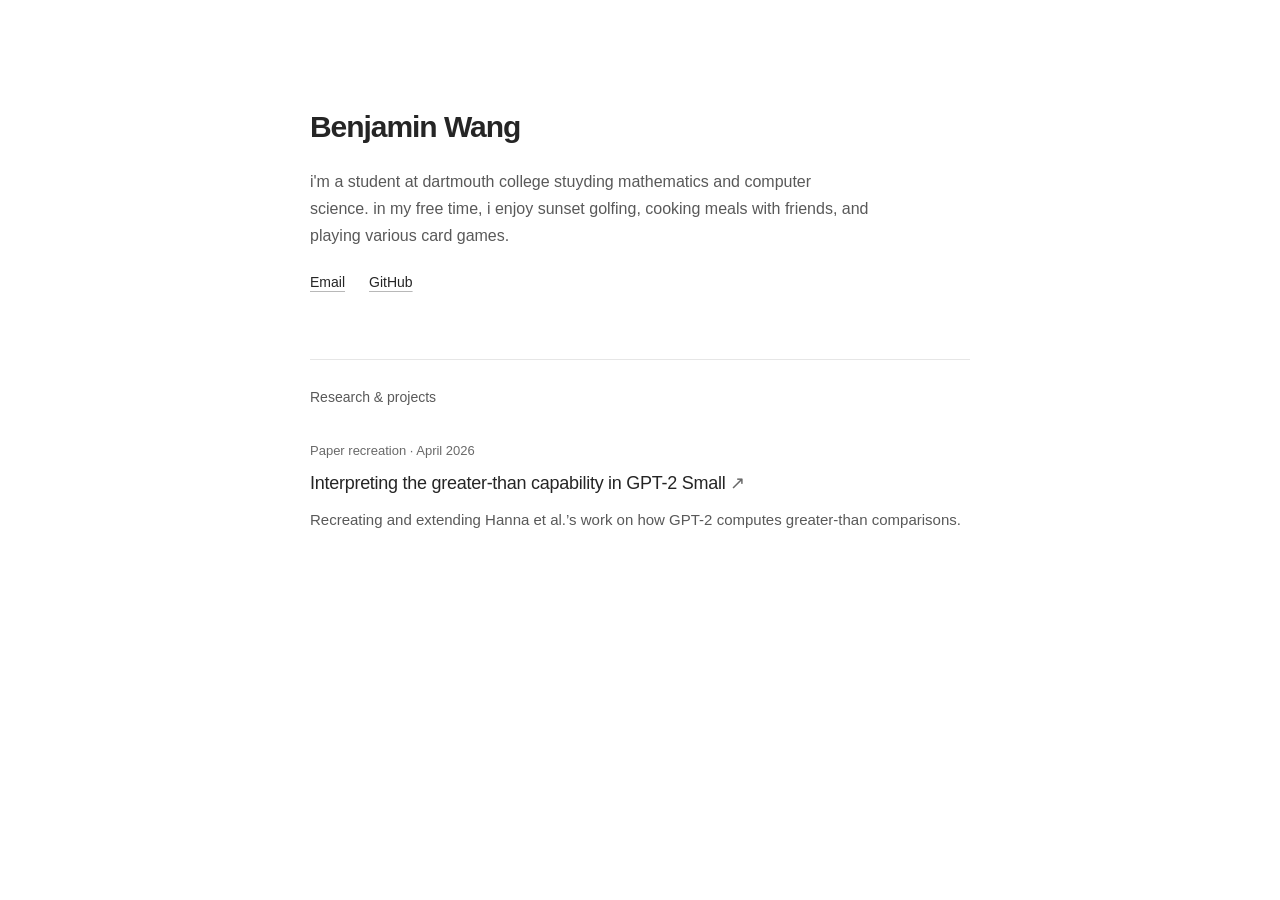
<file: index.html>
<!DOCTYPE html>
<html lang="en">
<head>
    <meta charset="UTF-8">
    <meta name="viewport" content="width=device-width, initial-scale=1.0">
    <meta name="description" content="Benjamin Wang — mathematics, computer science, and machine learning at Dartmouth College.">
    <title>Benjamin Wang</title>
    <link rel="stylesheet" href="css/site.css">
</head>
<body>
    <main class="container home">
        <header id="about">
            <h1>Benjamin Wang</h1>
            <p class="intro">i'm a student at dartmouth college stuyding mathematics and computer science. in my free time, i enjoy sunset golfing, cooking meals with friends, and playing various card games.</p>
            <nav class="contact" aria-label="Contact and profiles">
                <a href="mailto:benjaminwang2025@gmail.com">Email</a>
                <a href="https://github.com/benjaminw2025">GitHub</a>
            </nav>
        </header>

        <section class="projects" id="projects" aria-labelledby="projects-title">
            <h2 id="projects-title">Research &amp; projects</h2>
            <article class="project">
                <p class="meta">Paper recreation · <time datetime="2026-04-08">April 2026</time></p>
                <h3><a href="blog/gpt2-greater-than.html">Interpreting the greater-than capability in GPT-2 Small <span aria-hidden="true">↗</span></a></h3>
                <p>Recreating and extending Hanna et al.’s work on how GPT-2 computes greater-than comparisons.</p>
            </article>
        </section>
    </main>
</body>
</html>
</file>
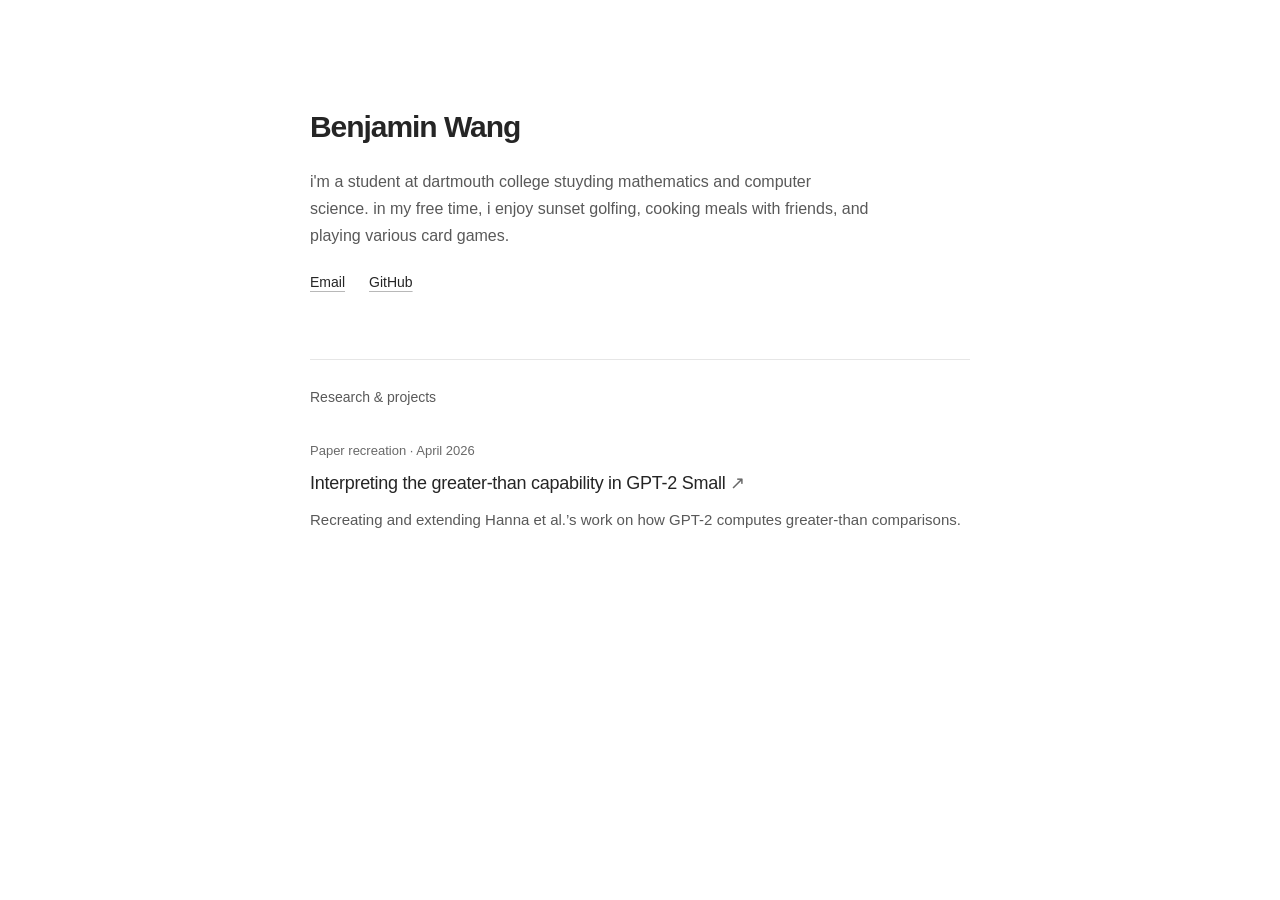
<file: about.html>
<!DOCTYPE html>
<html lang="en">
<head>
    <meta charset="UTF-8">
    <meta name="viewport" content="width=device-width, initial-scale=1.0">
    <meta http-equiv="refresh" content="0; url=index.html#about">
    <title>Benjamin Wang</title>
    <link rel="stylesheet" href="css/site.css">
</head>
<body>
    <main class="container home"><p><a href="index.html#about">Continue to Benjamin Wang’s website</a></p></main>
</body>
</html>
</file>
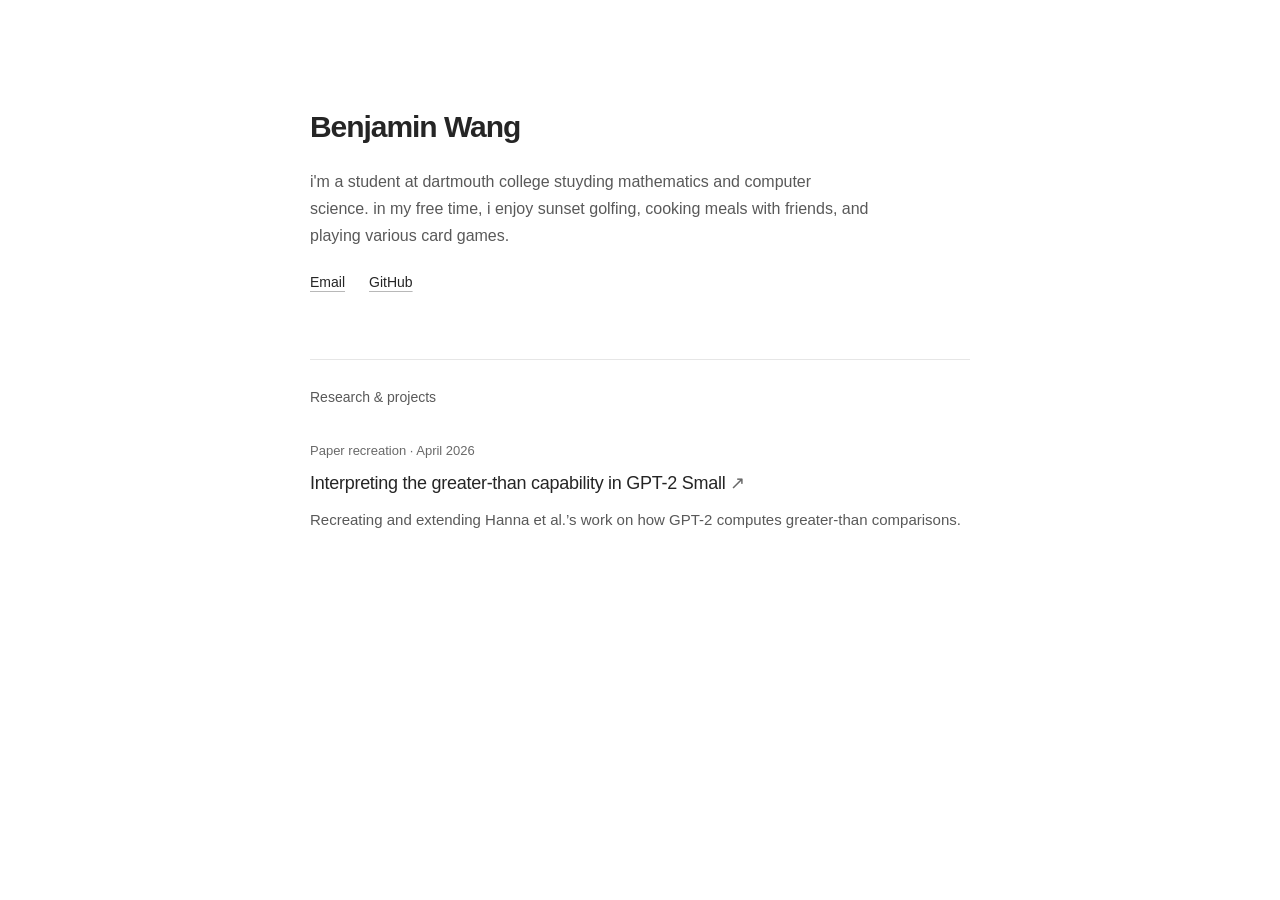
<file: blog.html>
<!DOCTYPE html>
<html lang="en">
<head>
    <meta charset="UTF-8">
    <meta name="viewport" content="width=device-width, initial-scale=1.0">
    <meta http-equiv="refresh" content="0; url=index.html#projects">
    <title>Benjamin Wang</title>
    <link rel="stylesheet" href="css/site.css">
</head>
<body>
    <main class="container home"><p><a href="index.html#projects">Continue to Benjamin Wang’s website</a></p></main>
</body>
</html>
</file>
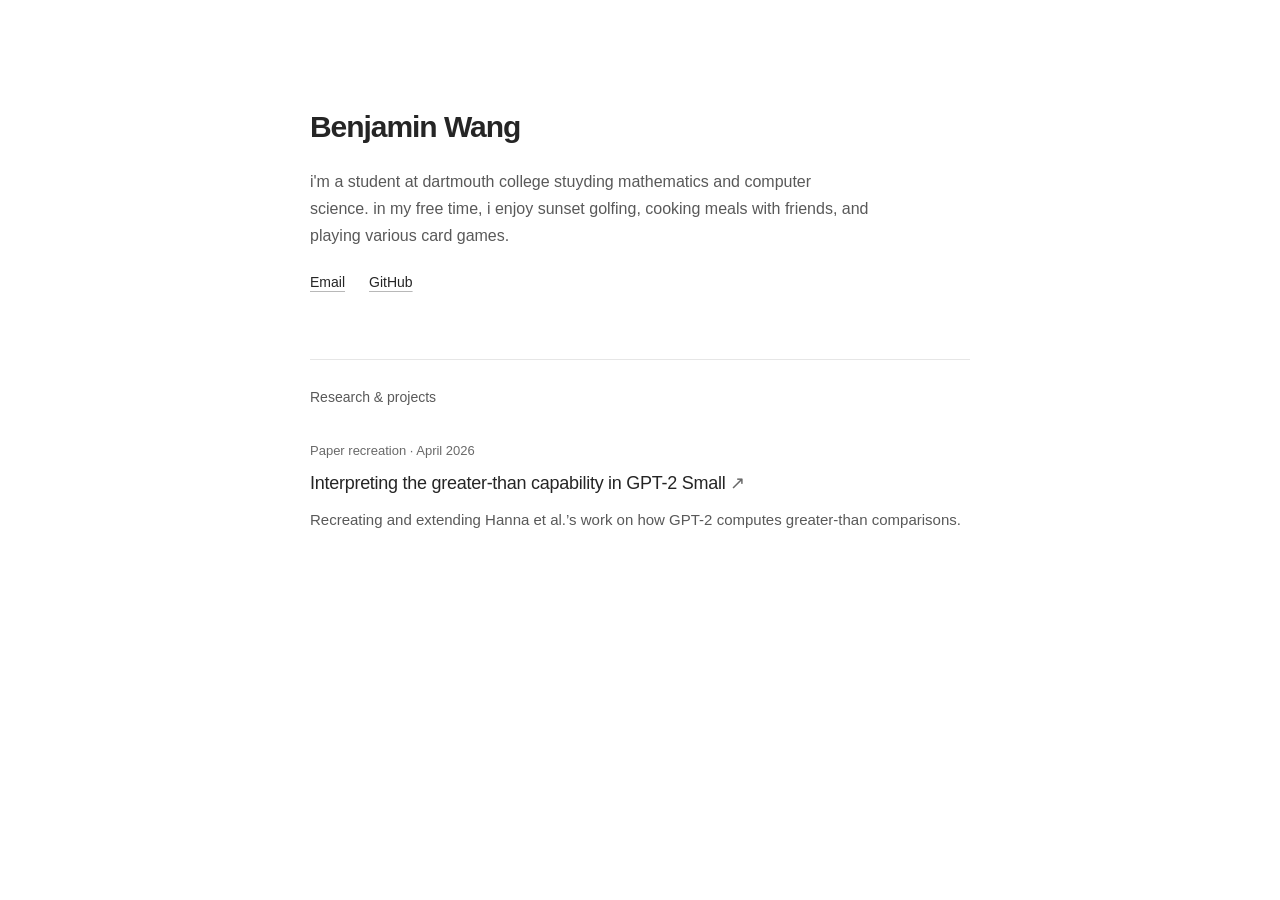
<file: notes.html>
<!DOCTYPE html>
<html lang="en">
<head>
    <meta charset="UTF-8">
    <meta name="viewport" content="width=device-width, initial-scale=1.0">
    <meta http-equiv="refresh" content="0; url=index.html">
    <title>Benjamin Wang</title>
    <link rel="stylesheet" href="css/site.css">
</head>
<body>
    <main class="container home"><p><a href="index.html">Continue to Benjamin Wang’s website</a></p></main>
</body>
</html>
</file>
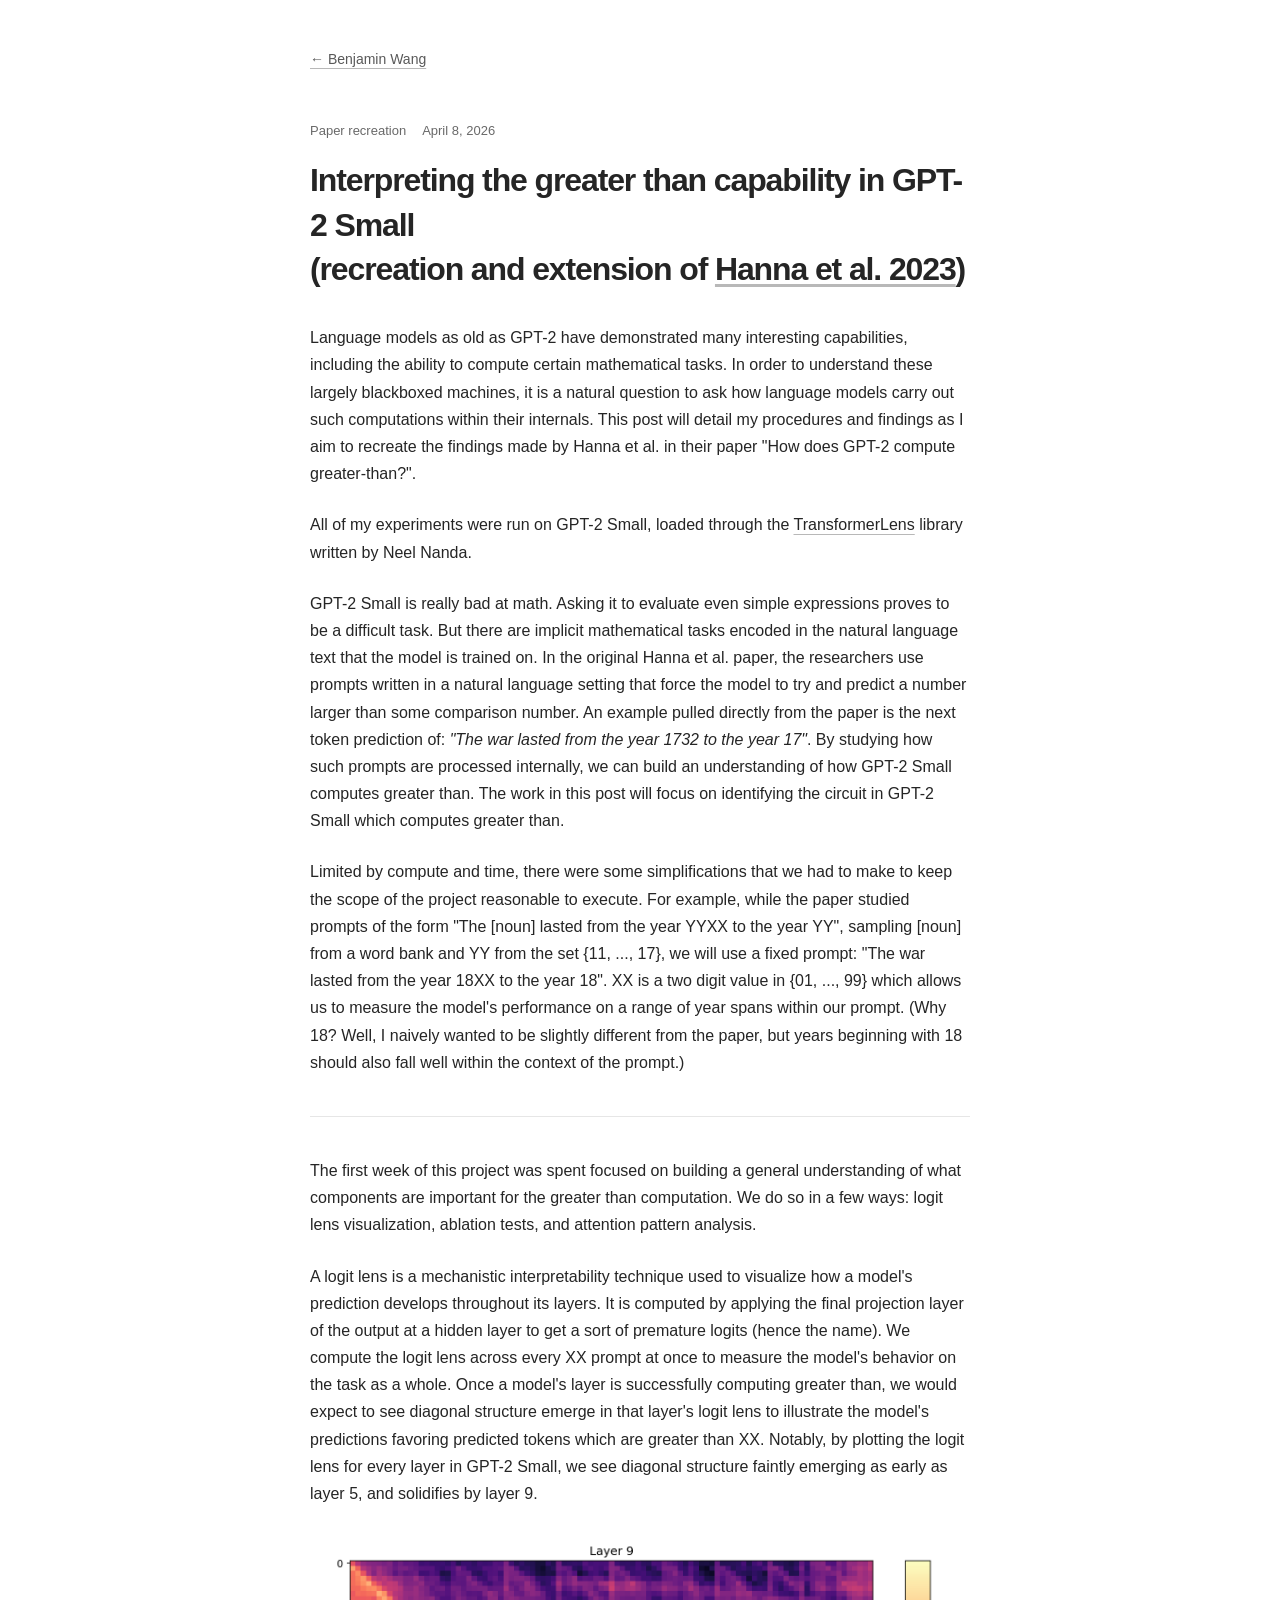
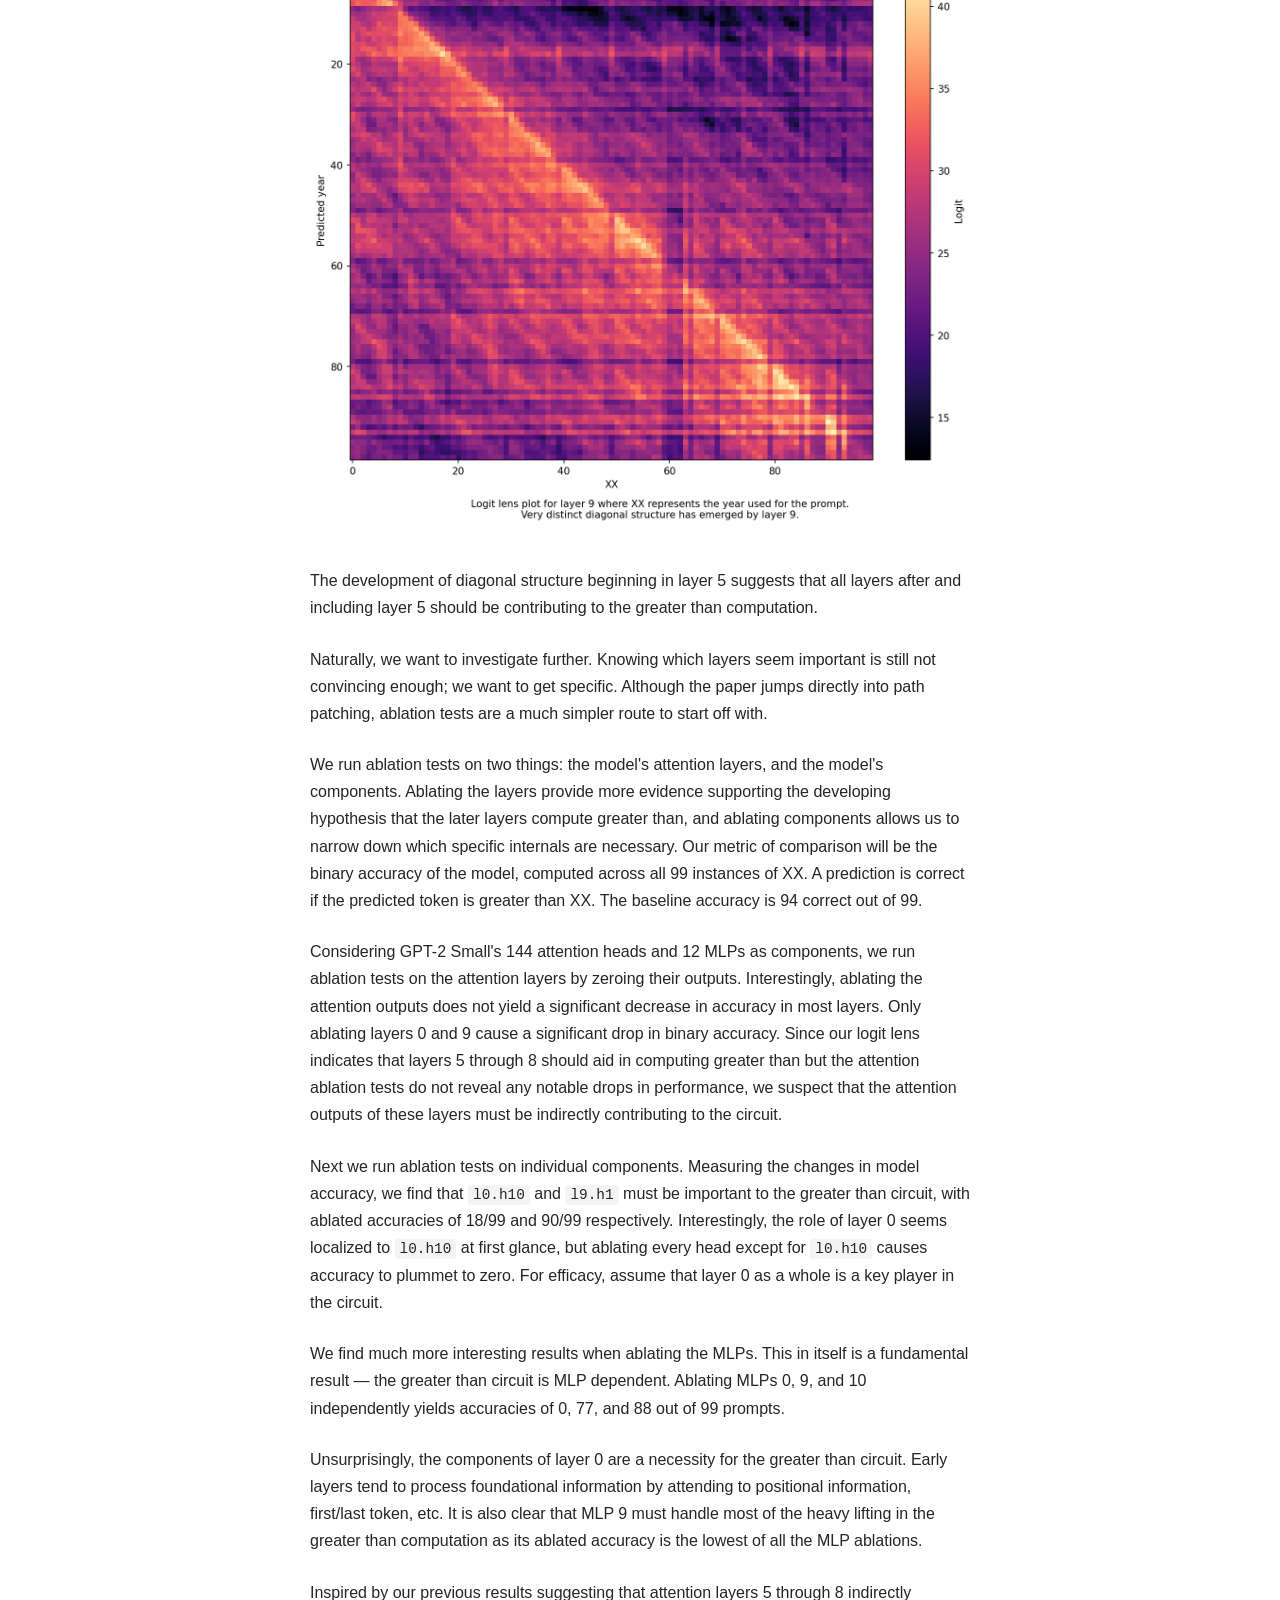
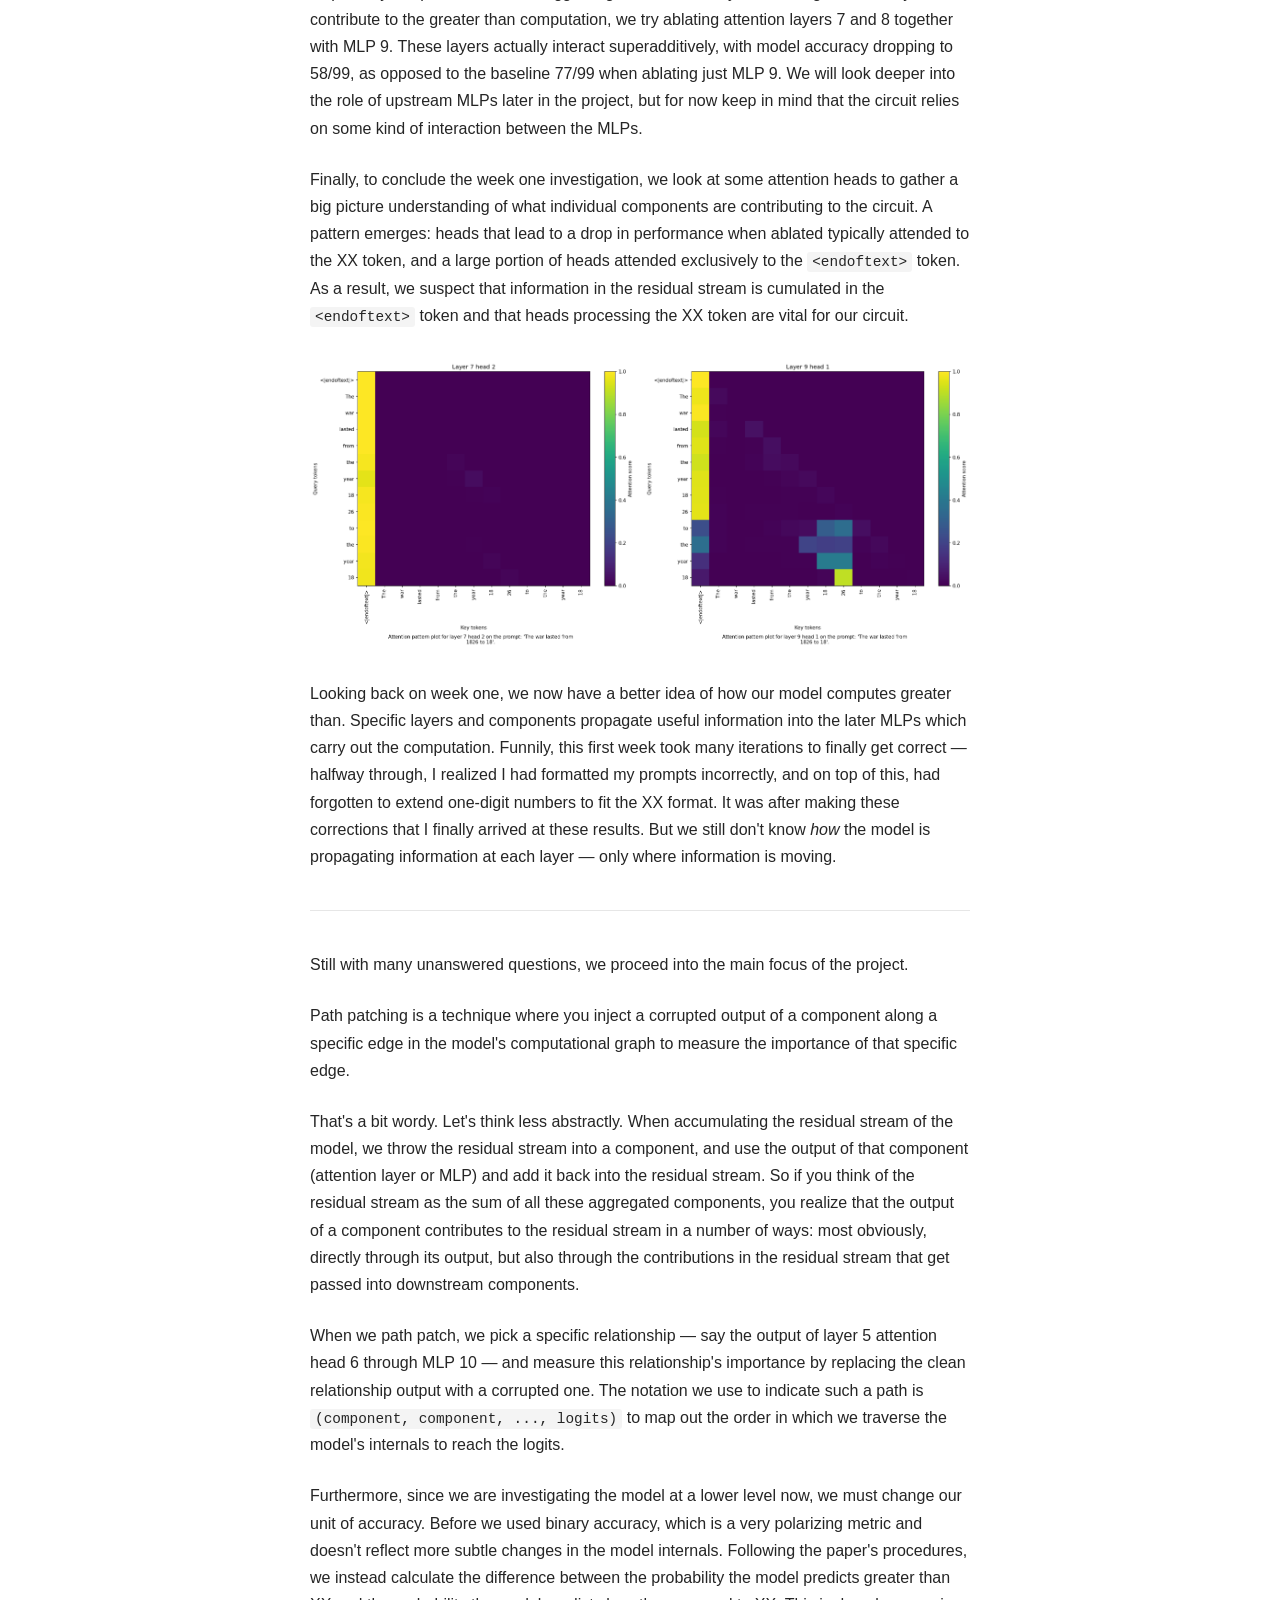
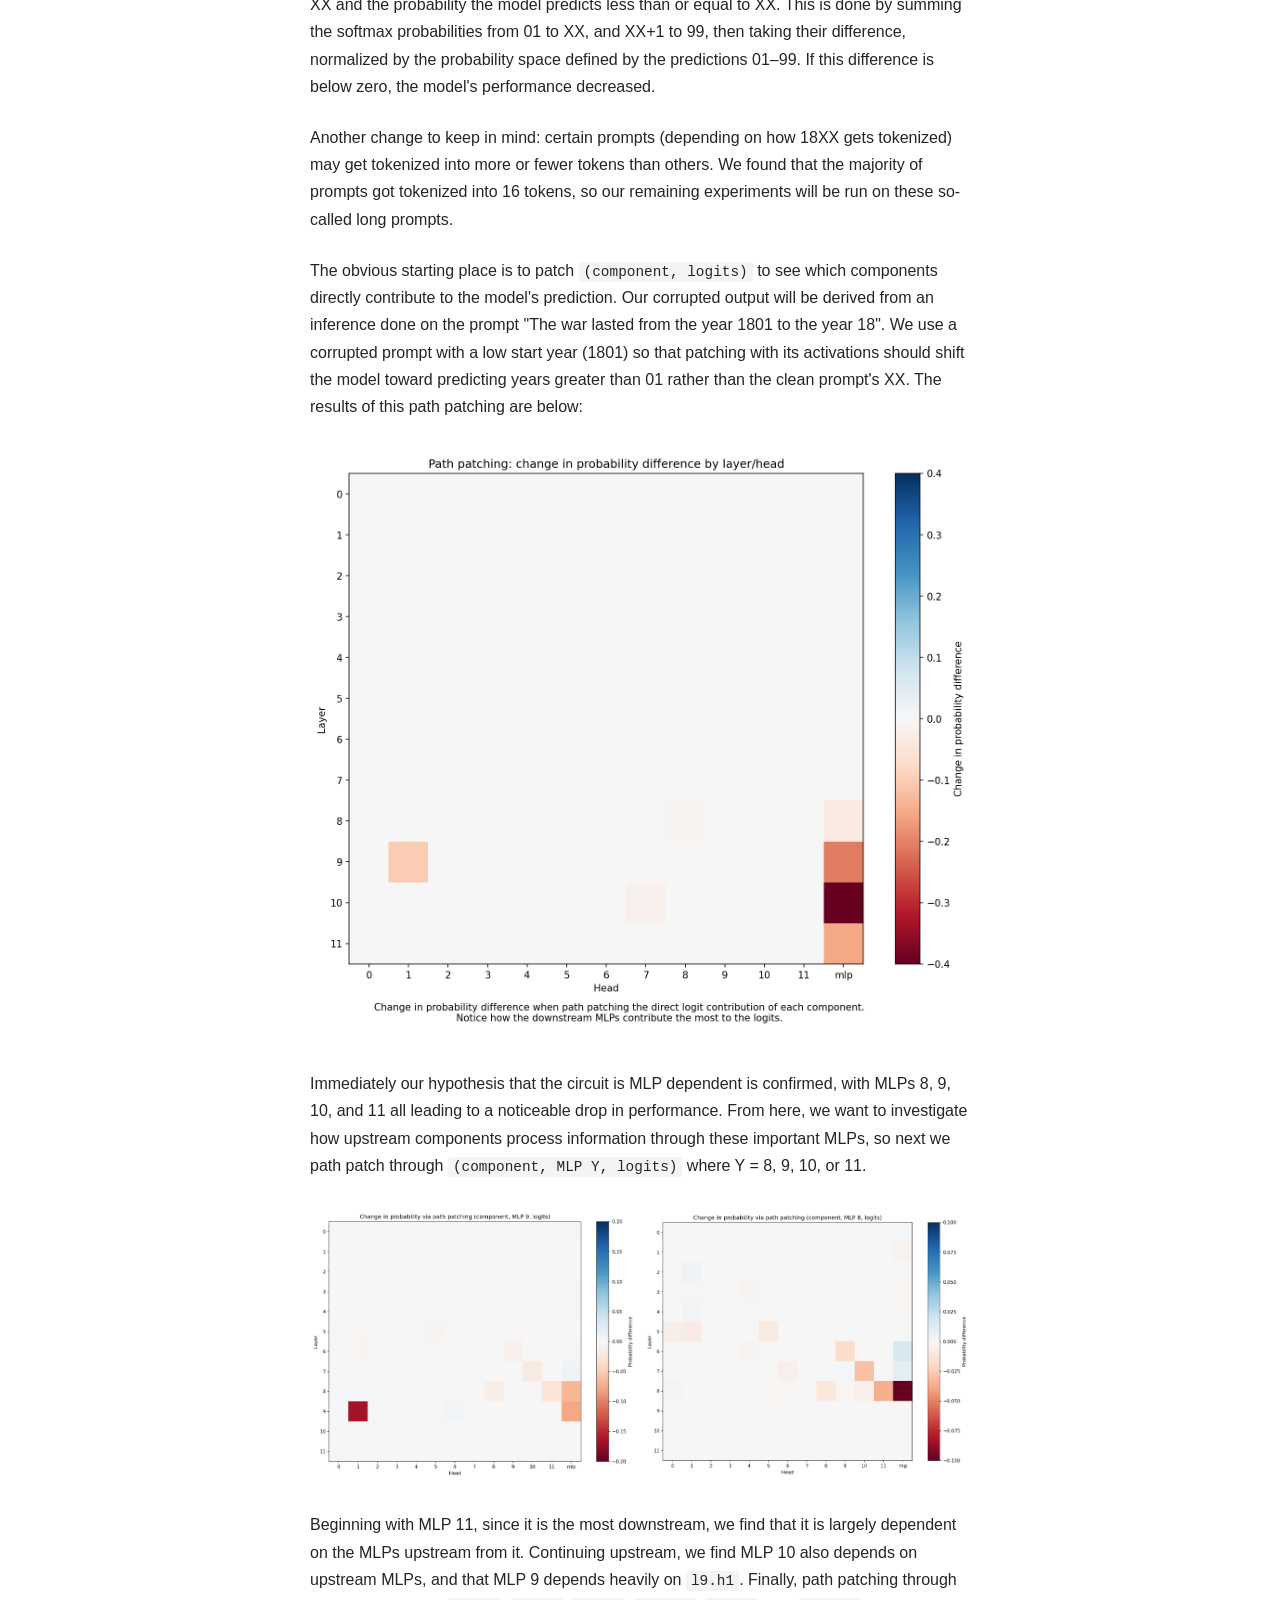
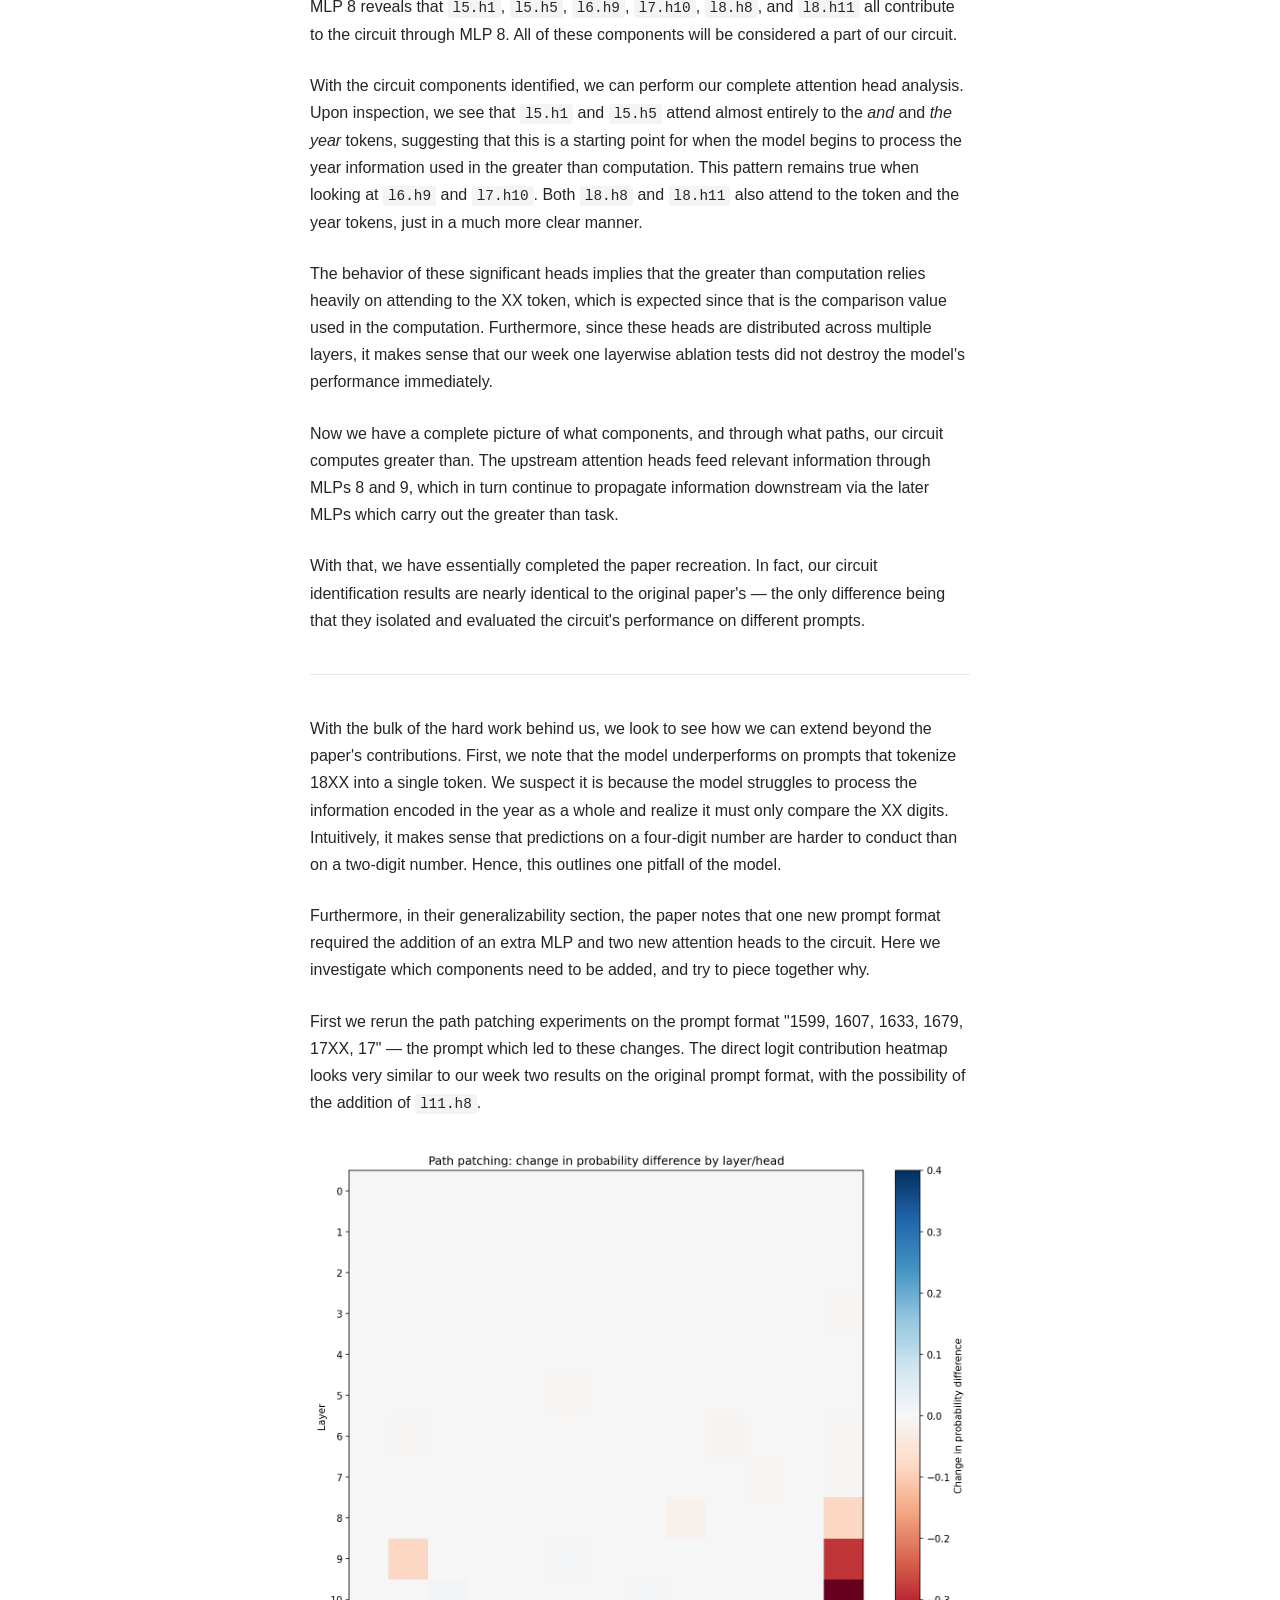
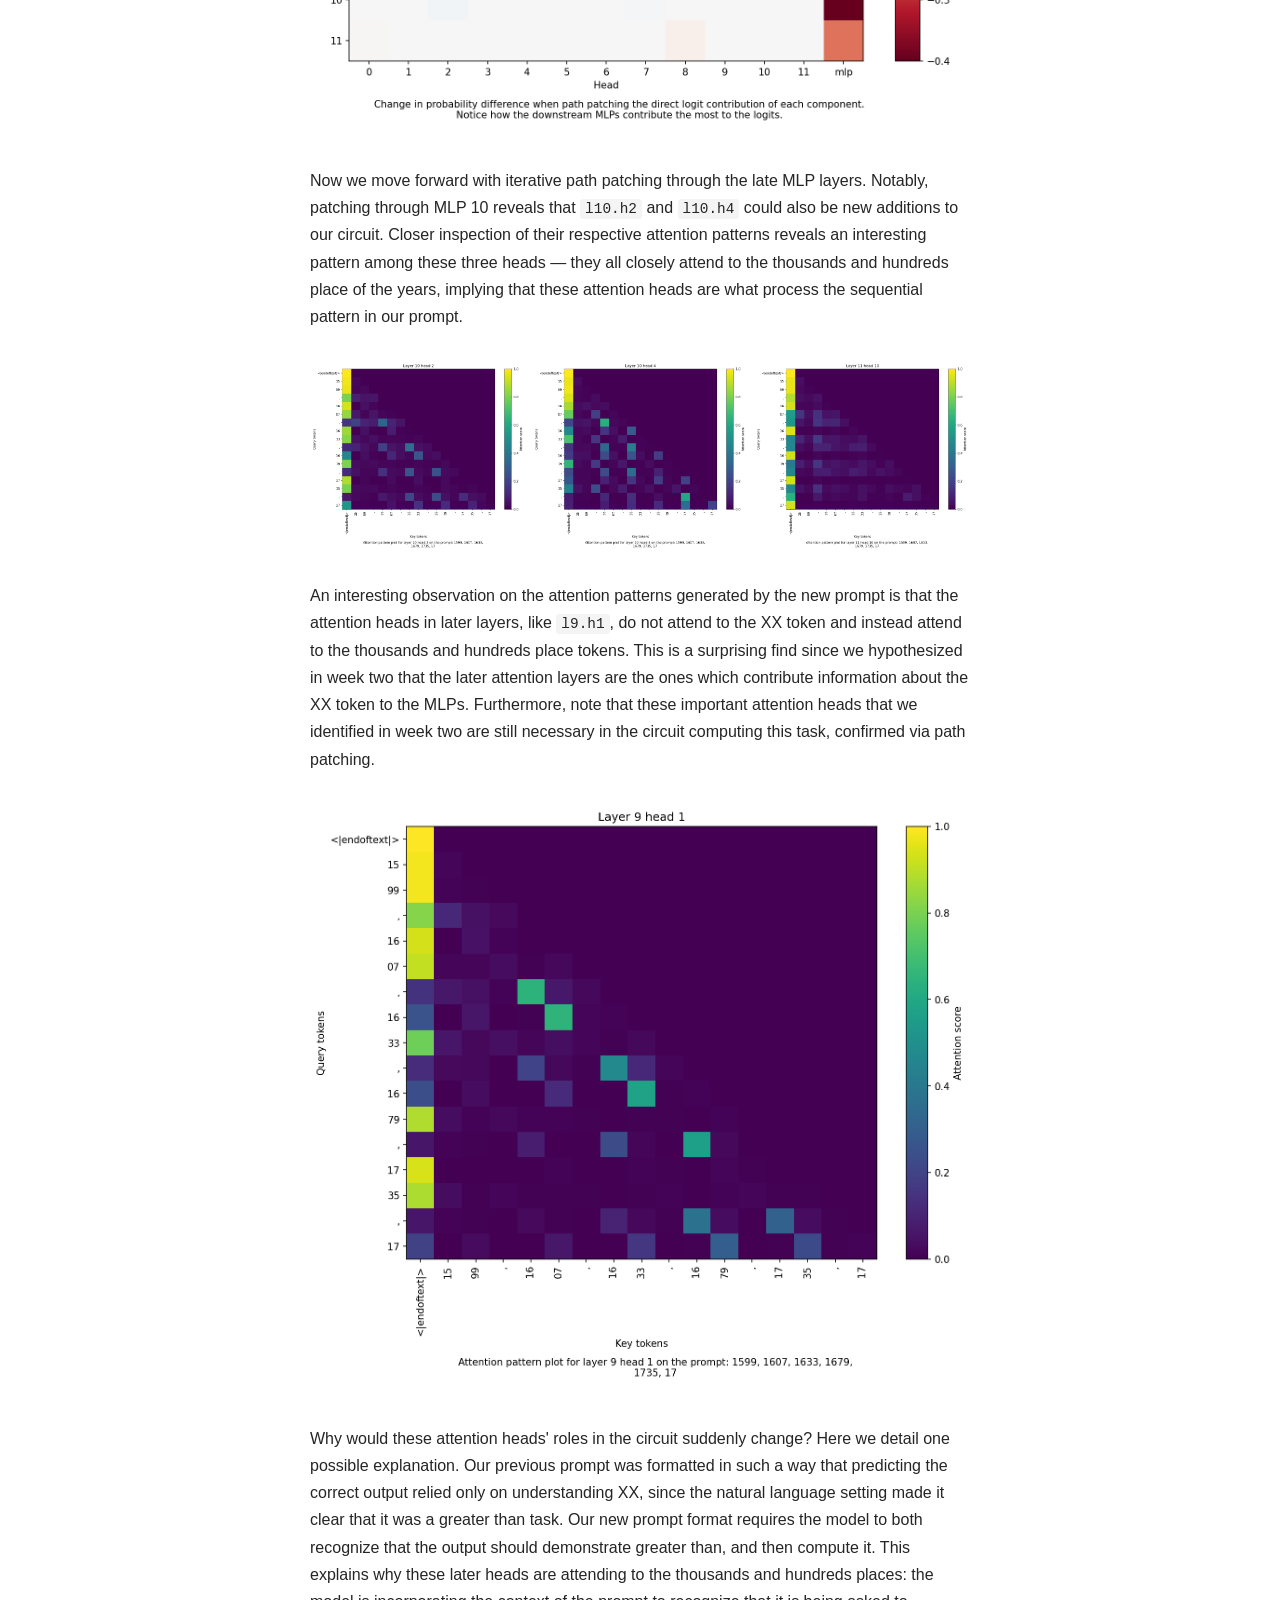
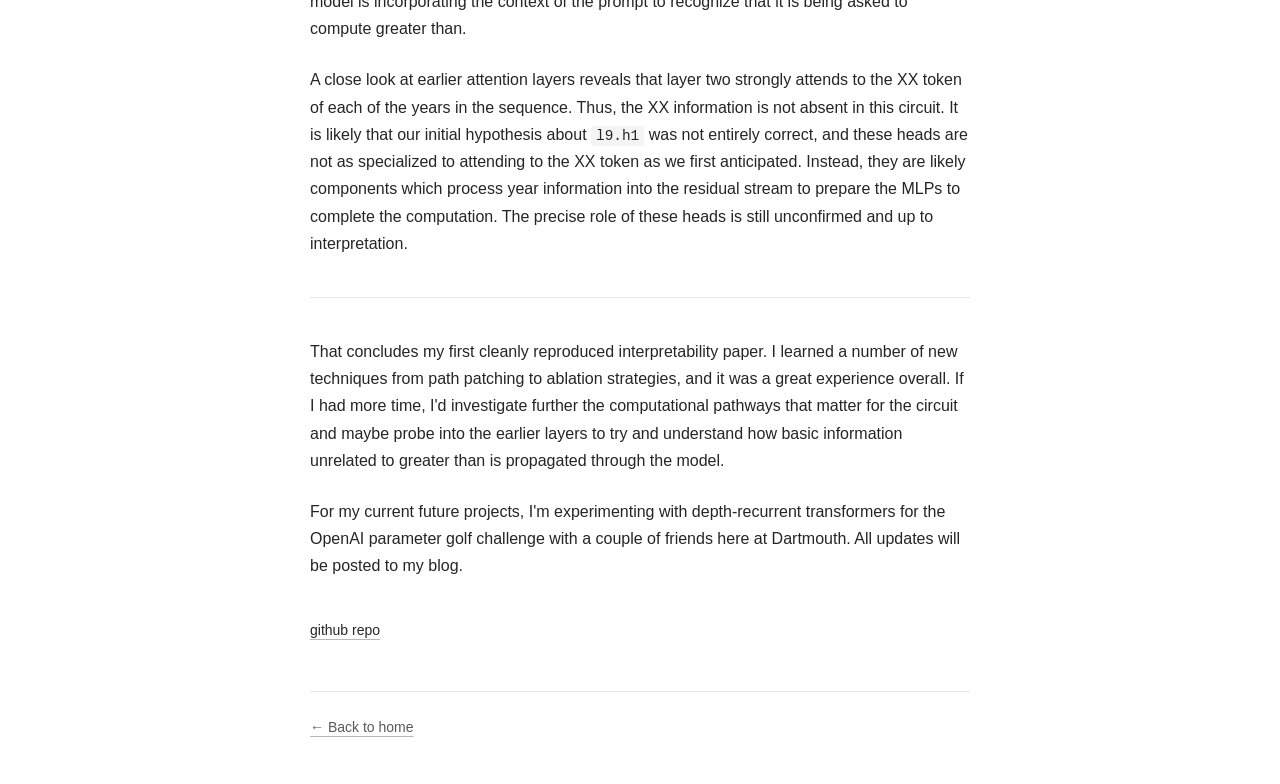
<file: blog/gpt2-greater-than.html>
<!DOCTYPE html>
<html lang="en">
<head>
    <meta charset="UTF-8">
    <meta name="viewport" content="width=device-width, initial-scale=1.0">
    
    <link rel="stylesheet" href="../css/site.css">
    <title>Interpreting the greater than capability in GPT-2 Small — Benjamin Wang</title>
    <link rel="stylesheet" href="../css/post.css">
</head>
<body>
    <div class="container">
        <header class="post-header">
            <a href="../index.html">← Benjamin Wang</a>
        </header>

        <main>
        <article class="post">
            <div class="post-meta">
                <span class="post-tag">Paper recreation</span>
                <time class="post-date" datetime="2026-04-08">April 8, 2026</time>
            </div>

            <h1>Interpreting the greater than capability in GPT-2 Small<br>(recreation and extension of <a href="https://arxiv.org/abs/2305.00586" target="_blank">Hanna et al. 2023</a>)</h1>

            <p>Language models as old as GPT-2 have demonstrated many interesting capabilities, including the ability to compute certain mathematical tasks. In order to understand these largely blackboxed machines, it is a natural question to ask how language models carry out such computations within their internals. This post will detail my procedures and findings as I aim to recreate the findings made by Hanna et al. in their paper "How does GPT-2 compute greater-than?".</p>

            <p>All of my experiments were run on GPT-2 Small, loaded through the <a href="https://github.com/TransformerLensOrg/TransformerLens" target="_blank">TransformerLens</a> library written by Neel Nanda.</p>

            <p>GPT-2 Small is really bad at math. Asking it to evaluate even simple expressions proves to be a difficult task. But there are implicit mathematical tasks encoded in the natural language text that the model is trained on. In the original Hanna et al. paper, the researchers use prompts written in a natural language setting that force the model to try and predict a number larger than some comparison number. An example pulled directly from the paper is the next token prediction of: <em>"The war lasted from the year 1732 to the year 17"</em>. By studying how such prompts are processed internally, we can build an understanding of how GPT-2 Small computes greater than. The work in this post will focus on identifying the circuit in GPT-2 Small which computes greater than.</p>

            <p>Limited by compute and time, there were some simplifications that we had to make to keep the scope of the project reasonable to execute. For example, while the paper studied prompts of the form "The [noun] lasted from the year YYXX to the year YY", sampling [noun] from a word bank and YY from the set {11, ..., 17}, we will use a fixed prompt: "The war lasted from the year 18XX to the year 18". XX is a two digit value in {01, ..., 99} which allows us to measure the model's performance on a range of year spans within our prompt. (Why 18? Well, I naively wanted to be slightly different from the paper, but years beginning with 18 should also fall well within the context of the prompt.)</p>

            <hr class="section-break">

            <p>The first week of this project was spent focused on building a general understanding of what components are important for the greater than computation. We do so in a few ways: logit lens visualization, ablation tests, and attention pattern analysis.</p>

            <p>A logit lens is a mechanistic interpretability technique used to visualize how a model's prediction develops throughout its layers. It is computed by applying the final projection layer of the output at a hidden layer to get a sort of premature logits (hence the name). We compute the logit lens across every XX prompt at once to measure the model's behavior on the task as a whole. Once a model's layer is successfully computing greater than, we would expect to see diagonal structure emerge in that layer's logit lens to illustrate the model's predictions favoring predicted tokens which are greater than XX. Notably, by plotting the logit lens for every layer in GPT-2 Small, we see diagonal structure faintly emerging as early as layer 5, and solidifies by layer 9.</p>

            <div class="fig">
                <img src="../files/blog/project%20one/figures/logit_lens_layer_9_png.png" alt="Logit lens at layer 9">
            </div>

            <p>The development of diagonal structure beginning in layer 5 suggests that all layers after and including layer 5 should be contributing to the greater than computation.</p>

            <p>Naturally, we want to investigate further. Knowing which layers seem important is still not convincing enough; we want to get specific. Although the paper jumps directly into path patching, ablation tests are a much simpler route to start off with.</p>

            <p>We run ablation tests on two things: the model's attention layers, and the model's components. Ablating the layers provide more evidence supporting the developing hypothesis that the later layers compute greater than, and ablating components allows us to narrow down which specific internals are necessary. Our metric of comparison will be the binary accuracy of the model, computed across all 99 instances of XX. A prediction is correct if the predicted token is greater than XX. The baseline accuracy is 94 correct out of 99.</p>

            <p>Considering GPT-2 Small's 144 attention heads and 12 MLPs as components, we run ablation tests on the attention layers by zeroing their outputs. Interestingly, ablating the attention outputs does not yield a significant decrease in accuracy in most layers. Only ablating layers 0 and 9 cause a significant drop in binary accuracy. Since our logit lens indicates that layers 5 through 8 should aid in computing greater than but the attention ablation tests do not reveal any notable drops in performance, we suspect that the attention outputs of these layers must be indirectly contributing to the circuit.</p>

            <p>Next we run ablation tests on individual components. Measuring the changes in model accuracy, we find that <code>l0.h10</code> and <code>l9.h1</code> must be important to the greater than circuit, with ablated accuracies of 18/99 and 90/99 respectively. Interestingly, the role of layer 0 seems localized to <code>l0.h10</code> at first glance, but ablating every head except for <code>l0.h10</code> causes accuracy to plummet to zero. For efficacy, assume that layer 0 as a whole is a key player in the circuit.</p>

            <p>We find much more interesting results when ablating the MLPs. This in itself is a fundamental result — the greater than circuit is MLP dependent. Ablating MLPs 0, 9, and 10 independently yields accuracies of 0, 77, and 88 out of 99 prompts.</p>

            <p>Unsurprisingly, the components of layer 0 are a necessity for the greater than circuit. Early layers tend to process foundational information by attending to positional information, first/last token, etc. It is also clear that MLP 9 must handle most of the heavy lifting in the greater than computation as its ablated accuracy is the lowest of all the MLP ablations.</p>

            <p>Inspired by our previous results suggesting that attention layers 5 through 8 indirectly contribute to the greater than computation, we try ablating attention layers 7 and 8 together with MLP 9. These layers actually interact superadditively, with model accuracy dropping to 58/99, as opposed to the baseline 77/99 when ablating just MLP 9. We will look deeper into the role of upstream MLPs later in the project, but for now keep in mind that the circuit relies on some kind of interaction between the MLPs.</p>

            <p>Finally, to conclude the week one investigation, we look at some attention heads to gather a big picture understanding of what individual components are contributing to the circuit. A pattern emerges: heads that lead to a drop in performance when ablated typically attended to the XX token, and a large portion of heads attended exclusively to the <code>&lt;endoftext&gt;</code> token. As a result, we suspect that information in the residual stream is cumulated in the <code>&lt;endoftext&gt;</code> token and that heads processing the XX token are vital for our circuit.</p>

            <div class="fig multi">
                <img src="../files/blog/project%20one/figures/attn_pat_l7_h2.png" alt="Attention pattern l7.h2">
                <img src="../files/blog/project%20one/figures/attn_pat_l9_h1.png" alt="Attention pattern l9.h1">
            </div>

            <p>Looking back on week one, we now have a better idea of how our model computes greater than. Specific layers and components propagate useful information into the later MLPs which carry out the computation. Funnily, this first week took many iterations to finally get correct — halfway through, I realized I had formatted my prompts incorrectly, and on top of this, had forgotten to extend one-digit numbers to fit the XX format. It was after making these corrections that I finally arrived at these results. But we still don't know <em>how</em> the model is propagating information at each layer — only where information is moving.</p>

            <hr class="section-break">

            <p>Still with many unanswered questions, we proceed into the main focus of the project.</p>

            <p>Path patching is a technique where you inject a corrupted output of a component along a specific edge in the model's computational graph to measure the importance of that specific edge.</p>

            <p>That's a bit wordy. Let's think less abstractly. When accumulating the residual stream of the model, we throw the residual stream into a component, and use the output of that component (attention layer or MLP) and add it back into the residual stream. So if you think of the residual stream as the sum of all these aggregated components, you realize that the output of a component contributes to the residual stream in a number of ways: most obviously, directly through its output, but also through the contributions in the residual stream that get passed into downstream components.</p>

            <p>When we path patch, we pick a specific relationship — say the output of layer 5 attention head 6 through MLP 10 — and measure this relationship's importance by replacing the clean relationship output with a corrupted one. The notation we use to indicate such a path is <code>(component, component, ..., logits)</code> to map out the order in which we traverse the model's internals to reach the logits.</p>

            <p>Furthermore, since we are investigating the model at a lower level now, we must change our unit of accuracy. Before we used binary accuracy, which is a very polarizing metric and doesn't reflect more subtle changes in the model internals. Following the paper's procedures, we instead calculate the difference between the probability the model predicts greater than XX and the probability the model predicts less than or equal to XX. This is done by summing the softmax probabilities from 01 to XX, and XX+1 to 99, then taking their difference, normalized by the probability space defined by the predictions 01–99. If this difference is below zero, the model's performance decreased.</p>

            <p>Another change to keep in mind: certain prompts (depending on how 18XX gets tokenized) may get tokenized into more or fewer tokens than others. We found that the majority of prompts got tokenized into 16 tokens, so our remaining experiments will be run on these so-called long prompts.</p>

            <p>The obvious starting place is to patch <code>(component, logits)</code> to see which components directly contribute to the model's prediction. Our corrupted output will be derived from an inference done on the prompt "The war lasted from the year 1801 to the year 18". We use a corrupted prompt with a low start year (1801) so that patching with its activations should shift the model toward predicting years greater than 01 rather than the clean prompt's XX. The results of this path patching are below:</p>

            <div class="fig">
                <img src="../files/blog/project%20one/figures/direct_logit_patch.png" alt="Direct logit patch heatmap">
            </div>

            <p>Immediately our hypothesis that the circuit is MLP dependent is confirmed, with MLPs 8, 9, 10, and 11 all leading to a noticeable drop in performance. From here, we want to investigate how upstream components process information through these important MLPs, so next we path patch through <code>(component, MLP Y, logits)</code> where Y = 8, 9, 10, or 11.</p>

            <div class="fig multi">
                <img src="../files/blog/project%20one/figures/mlp_9_path_patch.png" alt="MLP 9 path patch">
                <img src="../files/blog/project%20one/figures/mlp_8_path_patch.png" alt="MLP 8 path patch">
            </div>

            <p>Beginning with MLP 11, since it is the most downstream, we find that it is largely dependent on the MLPs upstream from it. Continuing upstream, we find MLP 10 also depends on upstream MLPs, and that MLP 9 depends heavily on <code>l9.h1</code>. Finally, path patching through MLP 8 reveals that <code>l5.h1</code>, <code>l5.h5</code>, <code>l6.h9</code>, <code>l7.h10</code>, <code>l8.h8</code>, and <code>l8.h11</code> all contribute to the circuit through MLP 8. All of these components will be considered a part of our circuit.</p>

            <p>With the circuit components identified, we can perform our complete attention head analysis. Upon inspection, we see that <code>l5.h1</code> and <code>l5.h5</code> attend almost entirely to the <em>and</em> and <em>the year</em> tokens, suggesting that this is a starting point for when the model begins to process the year information used in the greater than computation. This pattern remains true when looking at <code>l6.h9</code> and <code>l7.h10</code>. Both <code>l8.h8</code> and <code>l8.h11</code> also attend to the token and the year tokens, just in a much more clear manner.</p>

            <p>The behavior of these significant heads implies that the greater than computation relies heavily on attending to the XX token, which is expected since that is the comparison value used in the computation. Furthermore, since these heads are distributed across multiple layers, it makes sense that our week one layerwise ablation tests did not destroy the model's performance immediately.</p>

            <p>Now we have a complete picture of what components, and through what paths, our circuit computes greater than. The upstream attention heads feed relevant information through MLPs 8 and 9, which in turn continue to propagate information downstream via the later MLPs which carry out the greater than task.</p>

            <p>With that, we have essentially completed the paper recreation. In fact, our circuit identification results are nearly identical to the original paper's — the only difference being that they isolated and evaluated the circuit's performance on different prompts.</p>

            <hr class="section-break">

            <p>With the bulk of the hard work behind us, we look to see how we can extend beyond the paper's contributions. First, we note that the model underperforms on prompts that tokenize 18XX into a single token. We suspect it is because the model struggles to process the information encoded in the year as a whole and realize it must only compare the XX digits. Intuitively, it makes sense that predictions on a four-digit number are harder to conduct than on a two-digit number. Hence, this outlines one pitfall of the model.</p>

            <p>Furthermore, in their generalizability section, the paper notes that one new prompt format required the addition of an extra MLP and two new attention heads to the circuit. Here we investigate which components need to be added, and try to piece together why.</p>

            <p>First we rerun the path patching experiments on the prompt format "1599, 1607, 1633, 1679, 17XX, 17" — the prompt which led to these changes. The direct logit contribution heatmap looks very similar to our week two results on the original prompt format, with the possibility of the addition of <code>l11.h8</code>.</p>

            <div class="fig">
                <img src="../files/blog/project%20one/figures/direct_logit_patch_extension.png" alt="Direct logit patch (extension)">
            </div>

            <p>Now we move forward with iterative path patching through the late MLP layers. Notably, patching through MLP 10 reveals that <code>l10.h2</code> and <code>l10.h4</code> could also be new additions to our circuit. Closer inspection of their respective attention patterns reveals an interesting pattern among these three heads — they all closely attend to the thousands and hundreds place of the years, implying that these attention heads are what process the sequential pattern in our prompt.</p>

            <div class="fig triple">
                <img src="../files/blog/project%20one/figures/attn_pat_l10_h2_extension.png" alt="l10.h2 attention pattern">
                <img src="../files/blog/project%20one/figures/attn_pat_l10_h4_extension.png" alt="l10.h4 attention pattern">
                <img src="../files/blog/project%20one/figures/attn_pat_l11_h10_extension.png" alt="l11.h10 attention pattern">
            </div>

            <p>An interesting observation on the attention patterns generated by the new prompt is that the attention heads in later layers, like <code>l9.h1</code>, do not attend to the XX token and instead attend to the thousands and hundreds place tokens. This is a surprising find since we hypothesized in week two that the later attention layers are the ones which contribute information about the XX token to the MLPs. Furthermore, note that these important attention heads that we identified in week two are still necessary in the circuit computing this task, confirmed via path patching.</p>

            <div class="fig">
                <img src="../files/blog/project%20one/figures/attn_pat_l9_h1_extension.png" alt="l9.h1 attention pattern (extension)">
            </div>

            <p>Why would these attention heads' roles in the circuit suddenly change? Here we detail one possible explanation. Our previous prompt was formatted in such a way that predicting the correct output relied only on understanding XX, since the natural language setting made it clear that it was a greater than task. Our new prompt format requires the model to both recognize that the output should demonstrate greater than, and then compute it. This explains why these later heads are attending to the thousands and hundreds places: the model is incorporating the context of the prompt to recognize that it is being asked to compute greater than.</p>

            <p>A close look at earlier attention layers reveals that layer two strongly attends to the XX token of each of the years in the sequence. Thus, the XX information is not absent in this circuit. It is likely that our initial hypothesis about <code>l9.h1</code> was not entirely correct, and these heads are not as specialized to attending to the XX token as we first anticipated. Instead, they are likely components which process year information into the residual stream to prepare the MLPs to complete the computation. The precise role of these heads is still unconfirmed and up to interpretation.</p>

            <hr class="section-break">

            <p>That concludes my first cleanly reproduced interpretability paper. I learned a number of new techniques from path patching to ablation strategies, and it was a great experience overall. If I had more time, I'd investigate further the computational pathways that matter for the circuit and maybe probe into the earlier layers to try and understand how basic information unrelated to greater than is propagated through the model.</p>

            <p>For my current future projects, I'm experimenting with depth-recurrent transformers for the OpenAI parameter golf challenge with a couple of friends here at Dartmouth. All updates will be posted to my blog.</p>

            <div class="post-footer">
                <a href="https://github.com/benjaminW2025/greater-than-cap" target="_blank">github repo</a>
            </div>
        </article>

        </main>
        <footer class="site-footer">
            <a href="../index.html">← Back to home</a>
        </footer>
    </div>
</body>
</html>
</file>
<file: css/site.css>
*, *::before, *::after { box-sizing: border-box; }
html { color-scheme: light; }
body {
    margin: 0;
    background: #fff;
    color: #252525;
    font-family: -apple-system, BlinkMacSystemFont, "Segoe UI", sans-serif;
    font-size: 16px;
    line-height: 1.7;
    -webkit-font-smoothing: antialiased;
}
a { color: inherit; text-underline-offset: 4px; text-decoration-color: #b8b8b8; }
a:hover { text-decoration-color: currentColor; }
a:focus-visible { outline: 2px solid #252525; outline-offset: 5px; border-radius: 2px; }
.container { width: min(100% - 48px, 660px); margin-inline: auto; }
.home { padding-block: clamp(64px, 12vh, 128px) 64px; }
h1, h2, h3, p { margin: 0; }
h1 { font-size: 30px; line-height: 1.25; font-weight: 600; letter-spacing: -0.035em; }
.intro { max-width: 560px; margin-top: 22px; color: #595959; }
.contact { display: flex; flex-wrap: wrap; gap: 24px; margin-top: 22px; font-size: 14px; }
.projects { margin-top: 64px; padding-top: 26px; border-top: 1px solid #e6e6e6; }
.projects h2 { font-size: 14px; font-weight: 500; color: #595959; }
.project { margin-top: 30px; }
.meta { color: #696969; font-size: 13px; }
.project h3 { margin-top: 8px; font-size: 18px; font-weight: 500; line-height: 1.5; letter-spacing: -0.015em; }
.project h3 a { text-decoration: none; }
.project h3 a:hover { text-decoration: underline; }
.project h3 span { white-space: nowrap; color: #696969; }
.project > p:last-child { margin-top: 10px; color: #595959; font-size: 15px; }
@media (max-width: 480px) {
    h1 { font-size: 28px; }
    .projects { margin-top: 48px; }
}
</file>
<file: css/post.css>
.post-header { padding-block: 48px; font-size: 14px; color: #595959; }
.post-meta { display: flex; flex-wrap: wrap; gap: 16px; color: #696969; font-size: 13px; margin-bottom: 16px; }
.post h1 { font-size: clamp(25px, 4vw, 32px); line-height: 1.4; margin-bottom: 32px; }
.post h2 { font-size: 22px; line-height: 1.4; margin: 40px 0 16px; }
.post h3 { font-size: 18px; margin: 32px 0 16px; }
.post p { margin-bottom: 24px; }
.post ul { padding-left: 24px; margin-bottom: 24px; }
.post li { margin-bottom: 8px; }
.post code { font-size: 0.9em; background: #f4f4f4; padding: 2px 5px; border-radius: 3px; overflow-wrap: anywhere; }
.post .fig { margin: 32px 0; text-align: center; }
.post .fig img { max-width: 100%; height: auto; }
.post .fig.w80 img { max-width: 80%; }
.post .fig.multi, .post .fig.triple { display: flex; flex-wrap: wrap; justify-content: center; gap: 8px; }
.post .fig.multi img { width: calc(50% - 4px); object-fit: contain; }
.post .fig.triple img { width: calc(33.333% - 6px); object-fit: contain; }
.post .fig-caption { flex-basis: 100%; font-size: 13px; color: #696969; margin-top: 10px; }
.post .section-break { border: 0; border-top: 1px solid #e6e6e6; margin: 40px 0; }
.post-footer { margin-top: 40px; font-size: 14px; }
.site-footer { border-top: 1px solid #e6e6e6; margin-top: 48px; padding-block: 24px 48px; font-size: 14px; color: #595959; }
@media (max-width: 480px) {
    .post-header { padding-block: 32px; }
    .post .fig.multi img, .post .fig.triple img, .post .fig.w80 img { width: 100%; max-width: 100%; }
}
</file>
